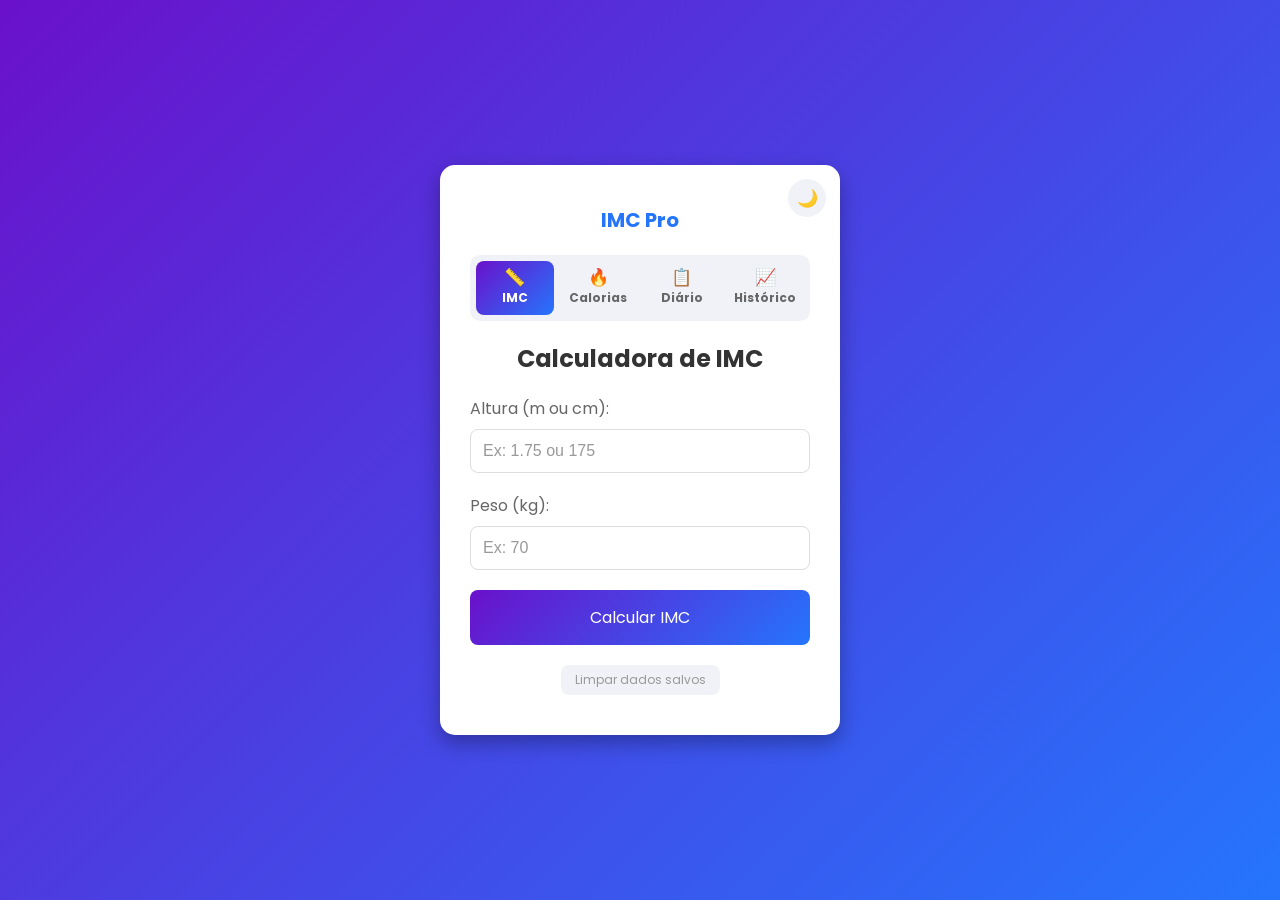
<file: index.html>
<!DOCTYPE html>
<html lang="pt-BR">
<head>
    <meta charset="UTF-8">
    <meta name="viewport" content="width=device-width, initial-scale=1.0">
    <title>Calculadora de IMC</title>
    <meta name="theme-color" content="#6a11cb">
    <script>
        // Aplica o tema salvo antes da página pintar, evitando o "flash" claro
        try {
            var temaSalvo = localStorage.getItem('imcProTema');
            if (temaSalvo === 'escuro' || temaSalvo === 'claro') {
                document.documentElement.setAttribute('data-tema', temaSalvo);
            } else if (window.matchMedia && window.matchMedia('(prefers-color-scheme: dark)').matches) {
                document.documentElement.setAttribute('data-tema', 'escuro');
            }
        } catch (e) { }
    </script>
    <link rel="manifest" href="manifest.webmanifest">
    <link rel="icon" type="image/png" href="icons/icon-192.png">
    <link rel="apple-touch-icon" href="icons/apple-touch-icon.png">
    <link rel="preconnect" href="https://fonts.googleapis.com">
    <link rel="preconnect" href="https://fonts.gstatic.com" crossorigin>
    <link href="https://fonts.googleapis.com/css2?family=Poppins:wght@400;600;700&display=swap" rel="stylesheet">
    <link rel="stylesheet" type="text/css" href="style.css" media="screen" />
    <script type="text/javascript" src="script.js" defer></script>
</head>
<body>
    <div class="container">
        <button type="button" class="btn-tema" id="btnTema" onclick="alternarTema()" title="Mudar tema">🌙</button>
        <div class="logo">IMC Pro</div>

        <div class="tabs" role="tablist">
            <button class="tab-btn active" data-tab="aba-imc" role="tab" aria-selected="true" onclick="trocarAba('aba-imc', this)"><span class="tab-icone">📏</span>IMC</button>
            <button class="tab-btn" data-tab="aba-calorias" role="tab" aria-selected="false" onclick="trocarAba('aba-calorias', this)"><span class="tab-icone">🔥</span>Calorias</button>
            <button class="tab-btn" data-tab="aba-alimentos" role="tab" aria-selected="false" onclick="trocarAba('aba-alimentos', this)"><span class="tab-icone">📋</span>Diário</button>
            <button class="tab-btn" data-tab="aba-historico" role="tab" aria-selected="false" onclick="trocarAba('aba-historico', this)"><span class="tab-icone">📈</span>Histórico</button>
        </div>

        <!-- ABA 1: IMC -->
        <div class="tab-content active" id="aba-imc">
            <h1>Calculadora de IMC</h1>
            <form onsubmit="event.preventDefault(); calcularIMC();">
                <div class="input-group">
                    <label for="altura">Altura (m ou cm):</label>
                    <input type="number" id="altura" placeholder="Ex: 1.75 ou 175" step="0.01" min="0.5" max="250">
                </div>
                <div class="input-group">
                    <label for="peso">Peso (kg):</label>
                    <input type="number" id="peso" placeholder="Ex: 70" step="0.1" min="20" max="400">
                </div>
                <button type="submit">Calcular IMC</button>
            </form>
            <div class="result" id="resultado"></div>
        </div>

        <!-- ABA 2: CALORIAS -->
        <div class="tab-content" id="aba-calorias">
            <h1>Calculadora de Calorias</h1>
            <form onsubmit="event.preventDefault(); calcularCalorias();">
                <div class="input-group">
                    <label for="alturaCal">Altura (m ou cm):</label>
                    <input type="number" id="alturaCal" placeholder="Ex: 1.75 ou 175" step="0.01" min="0.5" max="250">
                </div>
                <div class="input-group">
                    <label for="pesoCal">Peso atual (kg):</label>
                    <input type="number" id="pesoCal" placeholder="Ex: 70" step="0.1" min="20" max="400">
                </div>
                <div class="input-group">
                    <label for="idade">Idade (anos):</label>
                    <input type="number" id="idade" placeholder="Ex: 30" min="10" max="120">
                </div>
                <div class="input-group">
                    <label for="sexo">Sexo:</label>
                    <select id="sexo">
                        <option value="masculino">Masculino</option>
                        <option value="feminino">Feminino</option>
                    </select>
                </div>
                <div class="input-group">
                    <label for="atividade">Nível de atividade física:</label>
                    <select id="atividade">
                        <option value="1.2">Sedentário (pouco ou nenhum exercício)</option>
                        <option value="1.375">Levemente ativo (1-3 dias/semana)</option>
                        <option value="1.55">Moderadamente ativo (3-5 dias/semana)</option>
                        <option value="1.725">Muito ativo (6-7 dias/semana)</option>
                        <option value="1.9">Extremamente ativo (atleta/trabalho físico)</option>
                    </select>
                </div>
                <div class="input-group">
                    <label for="metaPeso">Peso desejado (kg) — opcional:</label>
                    <input type="number" id="metaPeso" placeholder="Vazio = faixa de peso ideal" step="0.1" min="20" max="400">
                </div>
                <div class="input-group">
                    <label for="ritmo">Ritmo desejado:</label>
                    <select id="ritmo">
                        <option value="0.25">Leve (~0,25 kg por semana)</option>
                        <option value="0.5" selected>Moderado (~0,5 kg por semana)</option>
                        <option value="1">Agressivo (~1 kg por semana)</option>
                    </select>
                </div>
                <button type="submit">Calcular Calorias</button>
            </form>
            <div class="result" id="resultadoCalorias"></div>
        </div>

        <!-- ABA 3: DIÁRIO (alimentação + exercícios do dia) -->
        <div class="tab-content" id="aba-alimentos">
            <h1>Diário do Dia</h1>
            <div class="result" id="metaDia"></div>
            <h2 class="subtitulo">Água</h2>
            <div class="result" id="aguaDia"></div>
            <h2 class="subtitulo">O que você comeu?</h2>
            <p class="dica">Toque no alimento para adicionar 1 porção. Tocou de novo? Soma mais uma.</p>
            <div class="atalhos" id="atalhosAlimentos"></div>
            <form onsubmit="event.preventDefault(); buscarAlimento();">
                <div class="input-group">
                    <label for="buscaAlimento">Não achou acima? Busque qualquer alimento:</label>
                    <div class="busca-linha">
                        <input type="text" id="buscaAlimento" placeholder="Ex: iogurte grego">
                        <button type="submit" class="btn-buscar">Buscar</button>
                    </div>
                </div>
            </form>
            <div class="result" id="resultadosBusca"></div>
            <h2 class="subtitulo">Consumido hoje</h2>
            <div class="result" id="diarioDia"></div>
            <h2 class="subtitulo">Exercícios de hoje</h2>
            <form onsubmit="event.preventDefault(); adicionarExercicio();">
                <div class="input-group">
                    <label for="exercicioTipo">Atividade:</label>
                    <select id="exercicioTipo"></select>
                </div>
                <div class="input-group">
                    <label for="exercicioMinutos">Duração (minutos):</label>
                    <div class="busca-linha">
                        <input type="number" id="exercicioMinutos" placeholder="Ex: 30" min="1" max="600">
                        <button type="submit" class="btn-buscar">Adicionar</button>
                    </div>
                </div>
            </form>
            <div class="result" id="exerciciosDia"></div>
        </div>

        <!-- ABA 4: HISTÓRICO -->
        <div class="tab-content" id="aba-historico">
            <h1>Histórico de Peso</h1>
            <div id="streakBanner"></div>
            <div id="lembreteBanner"></div>
            <form onsubmit="event.preventDefault(); registrarPeso();">
                <div class="input-group">
                    <label for="pesoHistorico">Peso de hoje (kg):</label>
                    <input type="number" id="pesoHistorico" placeholder="Ex: 70" step="0.1" min="20" max="400">
                </div>
                <button type="submit">Registrar peso de hoje</button>
            </form>
            <label class="lembrete-linha">
                <input type="checkbox" id="lembreteAtivo">
                Lembrar-me de registrar o peso diariamente
            </label>
            <div class="result" id="grafico"></div>
            <div class="result" id="listaHistorico"></div>
            <div class="hist-acoes">
                <button type="button" class="btn-secundario" onclick="exportarCSV()">Exportar CSV</button>
                <button type="button" class="btn-secundario" onclick="document.getElementById('importarArquivo').click()">Importar CSV</button>
                <input type="file" id="importarArquivo" accept=".csv,text/csv" hidden onchange="importarCSV(this)">
            </div>
        </div>

        <div class="footer">
            <button type="button" class="btn-limpar" onclick="limparDados()">Limpar dados salvos</button>
        </div>
    </div>
    <div id="toast" role="status" aria-live="polite"></div>
</body>
</html>
</file>
<file: style.css>
/* ===== Temas (claro é o padrão; escuro via data-tema="escuro") ===== */
:root {
    --grad-fundo: linear-gradient(135deg, #6a11cb, #2575fc);
    --grad-marca: linear-gradient(135deg, #6a11cb, #2575fc);
    --grad-marca-hover: linear-gradient(135deg, #5e0ecb, #1b5fd6);
    --fundo-card: #ffffff;
    --fundo-input: #ffffff;
    --texto: #333;
    --texto-suave: #666;
    --texto-fraco: #999;
    --superficie: #f0f2f7;
    --superficie-hover: #e2e6f0;
    --borda-input: #ddd;
    --divisor: #f0f0f0;
    --divisor-forte: #eee;
    --azul: #2575fc;
    --serie: #2575fc;
    --ok-fundo: #e6f7e9;
    --ok-texto: #1e7e34;
    --atencao-fundo: #fff6e0;
    --atencao-texto: #b8860b;
    --alerta-fundo: #fdeaea;
    --alerta-texto: #c0392b;
    --prot-fundo: #e8f0fe;
    --prot-texto: #1a56b0;
    --agua-fundo: #eaf4fd;
    --agua-borda: #cfe6fa;
    --agua-texto: #075985;
    --agua-fill: #0284c7;
    --chip-fundo: #f7f8fc;
    --chip-borda: #e6e9f2;
    --chip-hover: #eef1f9;
    --chip-hover-borda: #c9d4f0;
    --chip-ativo: #e0e7fa;
    --streak-fundo: #fff0e0;
    --streak-texto: #c2410c;
    --sombra-card: rgba(0, 0, 0, 0.3);
}

:root[data-tema="escuro"] {
    --grad-fundo: linear-gradient(135deg, #1c0733, #041233);
    --grad-marca: linear-gradient(135deg, #7b2ff7, #2575fc);
    --grad-marca-hover: linear-gradient(135deg, #8b45ff, #3b82fc);
    --fundo-card: #1f1f2e;
    --fundo-input: #27273a;
    --texto: #e9e9f2;
    --texto-suave: #b9b9c9;
    --texto-fraco: #8a8a9e;
    --superficie: #2b2b3e;
    --superficie-hover: #363650;
    --borda-input: #3d3d54;
    --divisor: #2d2d40;
    --divisor-forte: #33334a;
    --azul: #6ba1ff;
    --serie: #4f8df9;
    --ok-fundo: #123522;
    --ok-texto: #74d996;
    --atencao-fundo: #38300f;
    --atencao-texto: #e5c35b;
    --alerta-fundo: #3c1717;
    --alerta-texto: #f08e84;
    --prot-fundo: #14284a;
    --prot-texto: #8bb5f8;
    --agua-fundo: #10283d;
    --agua-borda: #1b4361;
    --agua-texto: #82c8f7;
    --agua-fill: #38a3e8;
    --chip-fundo: #272736;
    --chip-borda: #35354c;
    --chip-hover: #2e2e44;
    --chip-hover-borda: #4a4a70;
    --chip-ativo: #3a3a58;
    --streak-fundo: #3a2410;
    --streak-texto: #f0a35f;
    --sombra-card: rgba(0, 0, 0, 0.6);
}

body {
    font-family: 'Poppins', sans-serif;
    display: flex;
    justify-content: center;
    align-items: center;
    min-height: 100vh;
    margin: 0;
    padding: 20px 10px;
    background: var(--grad-fundo);
    color: #fff;
    box-sizing: border-box;
}

.container {
    position: relative;
    background: var(--fundo-card);
    color: var(--texto);
    padding: 40px 30px;
    border-radius: 15px;
    box-shadow: 0 8px 20px var(--sombra-card);
    text-align: center;
    width: 100%;
    max-width: 400px;
    box-sizing: border-box;
    transition: background 0.3s, color 0.3s;
}

@media (max-width: 420px) {
    .container {
        padding: 25px 16px;
    }
}

h1 {
    color: var(--texto);
    font-size: 24px;
    margin-bottom: 20px;
}

/* ===== Botão de tema ===== */
.btn-tema {
    position: absolute;
    top: 14px;
    right: 14px;
    width: 38px;
    height: 38px;
    padding: 0;
    font-size: 17px;
    line-height: 1;
    border-radius: 50%;
    background: var(--superficie);
}

.btn-tema:hover {
    background: var(--superficie-hover);
}

/* ===== Abas ===== */
.tabs {
    display: flex;
    gap: 6px;
    margin-bottom: 20px;
    background: var(--superficie);
    padding: 6px;
    border-radius: 10px;
}

.tab-btn {
    flex: 1;
    display: flex;
    flex-direction: column;
    align-items: center;
    gap: 3px;
    background: transparent;
    color: var(--texto-suave);
    border: none;
    padding: 8px 2px;
    font-size: 12px;
    font-weight: bold;
    border-radius: 8px;
    cursor: pointer;
    transition: all 0.3s;
}

.tab-icone {
    font-size: 17px;
    line-height: 1;
}

.tab-btn:hover {
    background: var(--superficie-hover);
}

.tab-btn.active {
    background: var(--grad-marca);
    color: #fff;
}

.tab-content {
    display: none;
}

.tab-content.active {
    display: block;
}

/* ===== Formulário ===== */
.input-group {
    margin: 20px 0;
    text-align: left;
}

label {
    display: block;
    font-size: 16px;
    margin-bottom: 8px;
    color: var(--texto-suave);
}

input,
select {
    width: 100%;
    padding: 12px;
    font-size: 16px;
    border: 1px solid var(--borda-input);
    border-radius: 8px;
    box-sizing: border-box;
    background: var(--fundo-input);
    color: var(--texto);
}

input::placeholder {
    color: var(--texto-fraco);
}

button {
    background: var(--grad-marca);
    color: #fff;
    border: none;
    padding: 15px;
    font-size: 16px;
    border-radius: 8px;
    cursor: pointer;
    transition: background 0.3s;
    width: 100%;
    font-family: inherit;
}

button:hover {
    background: var(--grad-marca-hover);
}

/* ===== Resultados ===== */
.result {
    margin-top: 20px;
    font-size: 16px;
    color: var(--texto);
    text-align: left;
}

.result hr {
    border: none;
    border-top: 1px solid var(--divisor-forte);
    margin: 15px 0;
}

.imc-valor {
    font-size: 22px;
    text-align: center;
    margin-bottom: 10px;
}

.classificacao {
    text-align: center;
    font-weight: bold;
    padding: 10px;
    border-radius: 8px;
    margin-bottom: 15px;
}

.classificacao.ok,
.result .ok {
    background: var(--ok-fundo);
    color: var(--ok-texto);
}

.classificacao.atencao,
.result .atencao {
    background: var(--atencao-fundo);
    color: var(--atencao-texto);
}

.classificacao.alerta,
.result .alerta {
    background: var(--alerta-fundo);
    color: var(--alerta-texto);
}

.peso-ideal,
.mensagem,
.info-linha {
    margin: 8px 0;
}

/* ===== Barra visual do IMC (escala 15 a 40) ===== */
.imc-barra {
    margin: 18px 0 22px;
}

.imc-barra-track {
    position: relative;
    height: 12px;
    border-radius: 6px;
    /* Divisões: 18,5 -> 14% | 25 -> 40% | 30 -> 60% */
    background: linear-gradient(to right,
        #2575fc 0%, #2575fc 14%,
        #2ecc71 14%, #2ecc71 40%,
        #f1c40f 40%, #f1c40f 60%,
        #e74c3c 60%, #e74c3c 100%);
}

.imc-barra-marcador {
    position: absolute;
    top: 50%;
    width: 18px;
    height: 18px;
    background: var(--fundo-card);
    border: 3px solid var(--texto);
    border-radius: 50%;
    transform: translate(-50%, -50%);
    box-sizing: border-box;
    box-shadow: 0 1px 4px rgba(0, 0, 0, 0.3);
}

.imc-barra-legendas {
    position: relative;
    height: 16px;
    margin-top: 4px;
}

.imc-barra-legendas span {
    position: absolute;
    transform: translateX(-50%);
    font-size: 11px;
    color: var(--texto-fraco);
}

.imc-barra-nomes {
    display: flex;
    font-size: 10px;
    margin-top: 2px;
    text-align: center;
}

.imc-barra-nomes .nome-abaixo {
    width: 14%;
    color: var(--azul);
}

.imc-barra-nomes .nome-ideal {
    width: 26%;
    color: var(--ok-texto);
}

.imc-barra-nomes .nome-sobre {
    width: 20%;
    color: var(--atencao-texto);
}

.imc-barra-nomes .nome-obesidade {
    width: 40%;
    color: var(--alerta-texto);
}

/* ===== Calorias: meta ===== */
.calorias-alvo {
    text-align: center;
    font-size: 18px;
    padding: 12px;
    border-radius: 8px;
    margin: 12px 0;
}

.calorias-alvo.perder {
    background: var(--alerta-fundo);
    color: var(--alerta-texto);
}

.calorias-alvo.ganhar {
    background: var(--atencao-fundo);
    color: var(--atencao-texto);
}

.calorias-alvo.manter {
    background: var(--ok-fundo);
    color: var(--ok-texto);
}

/* ===== Macronutrientes ===== */
.macros-titulo {
    font-weight: bold;
    margin: 15px 0 8px;
    text-align: center;
}

.macros {
    display: flex;
    gap: 8px;
}

.macro {
    flex: 1;
    text-align: center;
    padding: 10px 6px;
    border-radius: 8px;
}

.macro-nome {
    font-size: 13px;
    font-weight: bold;
}

.macro-valor {
    font-size: 18px;
    font-weight: bold;
    margin: 4px 0;
}

.macro-pct {
    font-size: 12px;
    opacity: 0.8;
}

.macro.proteina {
    background: var(--prot-fundo);
    color: var(--prot-texto);
}

.macro.carboidrato {
    background: var(--atencao-fundo);
    color: var(--atencao-texto);
}

.macro.gordura {
    background: var(--alerta-fundo);
    color: var(--alerta-texto);
}

/* ===== Histórico: sequência de dias ===== */
.streak {
    background: var(--streak-fundo);
    color: var(--streak-texto);
    padding: 10px;
    border-radius: 8px;
    font-size: 14px;
    margin-bottom: 12px;
    text-align: center;
}

/* ===== Histórico: gráfico ===== */
.grafico-titulo {
    font-weight: bold;
    text-align: center;
    margin-bottom: 6px;
}

.grafico-svg {
    width: 100%;
    height: auto;
    display: block;
}

.grafico-grade {
    stroke: var(--divisor-forte);
    stroke-width: 1;
}

.grafico-eixo {
    font-size: 10px;
    fill: var(--texto-fraco);
    font-family: inherit;
}

.grafico-linha {
    fill: none;
    stroke: var(--serie);
    stroke-width: 2;
    stroke-linejoin: round;
    stroke-linecap: round;
}

.grafico-ponto {
    fill: var(--serie);
    stroke: var(--fundo-card);
    stroke-width: 2;
}

.grafico-rotulo {
    font-size: 11px;
    font-weight: bold;
    fill: var(--texto);
    font-family: inherit;
}

.grafico-vazio {
    text-align: center;
    color: var(--texto-fraco);
}

/* ===== Histórico: lista ===== */
.hist-linha {
    display: flex;
    align-items: center;
    gap: 8px;
    padding: 8px 4px;
    border-bottom: 1px solid var(--divisor);
    font-size: 14px;
}

.hist-data {
    color: var(--texto-suave);
    flex: 1;
}

.hist-peso {
    font-weight: bold;
}

.hist-delta {
    font-size: 12px;
    min-width: 70px;
    text-align: right;
}

.hist-delta.subiu {
    color: var(--alerta-texto);
}

.hist-delta.desceu {
    color: var(--ok-texto);
}

.hist-delta.neutro {
    color: var(--texto-fraco);
}

.hist-remover {
    width: 26px;
    height: 26px;
    padding: 0;
    background: var(--superficie);
    color: var(--texto-fraco);
    font-size: 16px;
    line-height: 1;
    border-radius: 50%;
    flex: none;
}

.hist-remover:hover {
    background: var(--alerta-fundo);
    color: var(--alerta-texto);
}

/* ===== Botões secundários (CSV, limpar dia) ===== */
.btn-secundario {
    background: var(--superficie);
    color: var(--texto-suave);
    font-size: 14px;
    padding: 10px;
}

.btn-secundario:hover {
    background: var(--superficie-hover);
    color: var(--texto);
}

.hist-acoes {
    display: flex;
    gap: 8px;
    margin-top: 15px;
}

/* ===== Compartilhar ===== */
.btn-compartilhar {
    display: block;
    width: auto;
    margin: 14px auto 0;
    padding: 10px 20px;
    font-size: 14px;
}

/* ===== Lembrete de pesagem ===== */
.lembrete-linha {
    display: flex;
    align-items: center;
    gap: 8px;
    margin-top: 14px;
    font-size: 14px;
    color: var(--texto-suave);
    cursor: pointer;
    text-align: left;
}

.lembrete-linha input {
    width: auto;
    accent-color: var(--azul);
}

#lembreteBanner .classificacao {
    margin-bottom: 10px;
}

/* ===== Diário alimentar ===== */
.subtitulo {
    font-size: 18px;
    color: var(--texto);
    margin: 25px 0 5px;
}

.busca-linha {
    display: flex;
    gap: 8px;
}

.busca-linha input {
    flex: 1;
}

.btn-buscar {
    width: auto;
    padding: 12px 18px;
    flex: none;
}

.busca-status {
    text-align: center;
    color: var(--texto-fraco);
}

.busca-fonte {
    font-size: 11px;
    color: var(--texto-fraco);
    margin-bottom: 6px;
}

.alimento-linha,
.diario-linha {
    display: flex;
    align-items: center;
    gap: 8px;
    padding: 8px 2px;
    border-bottom: 1px solid var(--divisor);
}

.alimento-info {
    flex: 1;
    min-width: 0;
}

.alimento-nome {
    font-size: 14px;
    font-weight: 600;
    overflow: hidden;
    text-overflow: ellipsis;
    white-space: nowrap;
}

.alimento-macros {
    font-size: 12px;
    color: var(--texto-fraco);
}

.btn-add {
    width: 32px;
    height: 32px;
    padding: 0;
    font-size: 20px;
    line-height: 1;
    border-radius: 50%;
    flex: none;
}

.qtd-controle {
    display: flex;
    align-items: center;
    gap: 6px;
    flex: none;
}

.qtd-btn {
    width: 30px;
    height: 30px;
    padding: 0;
    font-size: 18px;
    line-height: 1;
    border-radius: 50%;
    background: var(--superficie);
    color: var(--texto-suave);
    flex: none;
}

.qtd-btn:hover {
    background: var(--superficie-hover);
    color: var(--texto);
}

/* ===== Atalhos de alimentos comuns ===== */
.dica {
    font-size: 13px;
    color: var(--texto-fraco);
    margin: 4px 0 10px;
    text-align: left;
}

.atalhos {
    display: flex;
    flex-wrap: wrap;
    gap: 6px;
    margin-bottom: 10px;
}

.chip {
    flex: 1 1 30%;
    min-width: 30%;
    display: flex;
    flex-direction: column;
    align-items: center;
    gap: 2px;
    background: var(--chip-fundo);
    border: 1px solid var(--chip-borda);
    color: var(--texto-suave);
    font-size: 12px;
    font-weight: 600;
    padding: 10px 4px 8px;
    border-radius: 12px;
}

.chip:hover {
    background: var(--chip-hover);
    border-color: var(--chip-hover-borda);
}

.chip:active {
    background: var(--chip-ativo);
}

.chip-emoji {
    font-size: 22px;
    line-height: 1;
}

.chip-nome {
    line-height: 1.2;
}

.chip-kcal {
    font-size: 10px;
    font-weight: normal;
    color: var(--texto-fraco);
}

.diario-total {
    padding: 10px 2px;
    font-size: 14px;
    text-align: center;
}

.diario-total.queimadas {
    color: var(--ok-texto);
}

.btn-limpar-dia {
    margin-top: 8px;
    font-size: 12px;
    padding: 8px;
}

/* ===== Progresso do dia (meta calórica) ===== */
.progresso-texto {
    text-align: center;
    font-size: 16px;
}

.progresso-track {
    height: 12px;
    border-radius: 6px;
    background: var(--superficie);
    margin: 8px 0 6px;
    overflow: hidden;
}

.progresso-fill {
    height: 100%;
    border-radius: 6px;
    background: var(--serie);
    transition: width 0.4s;
}

.progresso-fill.estourou {
    background: #e74c3c;
}

.progresso-sub {
    text-align: center;
    font-size: 13px;
    color: var(--texto-fraco);
}

/* ===== Água ===== */
.progresso-fill.agua {
    background: var(--agua-fill);
}

.agua-botoes {
    display: flex;
    gap: 8px;
    margin-top: 10px;
}

.agua-opcao {
    flex: 1;
    display: flex;
    flex-direction: column;
    align-items: center;
    gap: 2px;
    padding: 10px 4px 8px;
    border-radius: 12px;
    background: var(--agua-fundo);
    border: 1px solid var(--agua-borda);
    color: var(--agua-texto);
}

.agua-opcao:hover,
.agua-opcao:active {
    background: var(--agua-fundo);
    border-color: var(--agua-texto);
}

.agua-opcao-icone {
    font-size: 20px;
    line-height: 1;
}

.agua-opcao-ml {
    font-size: 14px;
    font-weight: bold;
}

.agua-opcao-nome {
    font-size: 10px;
    opacity: 0.8;
}

.agua-desfazer {
    margin-top: 8px;
    font-size: 12px;
    padding: 8px;
}

/* ===== Toast de confirmação ===== */
#toast {
    position: fixed;
    left: 50%;
    bottom: 24px;
    transform: translate(-50%, 20px);
    background: rgba(30, 30, 40, 0.92);
    color: #fff;
    font-size: 14px;
    padding: 10px 18px;
    border-radius: 20px;
    box-shadow: 0 4px 14px rgba(0, 0, 0, 0.25);
    opacity: 0;
    pointer-events: none;
    transition: opacity 0.25s, transform 0.25s;
    z-index: 100;
    max-width: 90vw;
    text-align: center;
}

:root[data-tema="escuro"] #toast {
    background: rgba(58, 58, 80, 0.95);
    border: 1px solid #4a4a68;
}

#toast.visivel {
    opacity: 1;
    transform: translate(-50%, 0);
}

/* ===== Avisos e rodapé ===== */
.aviso {
    margin-top: 15px;
    font-size: 12px;
    color: var(--texto-fraco);
}

.logo {
    font-size: 20px;
    font-weight: bold;
    margin-bottom: 20px;
    color: var(--azul);
}

.footer {
    margin-top: 20px;
    font-size: 14px;
    color: var(--texto-fraco);
}

.footer a {
    color: var(--azul);
    text-decoration: none;
}

.footer a:hover {
    text-decoration: underline;
}

.btn-limpar {
    display: block;
    width: auto;
    margin: 12px auto 0;
    padding: 6px 14px;
    font-size: 12px;
    background: var(--superficie);
    color: var(--texto-fraco);
}

.btn-limpar:hover {
    background: var(--alerta-fundo);
    color: var(--alerta-texto);
}
</file>
